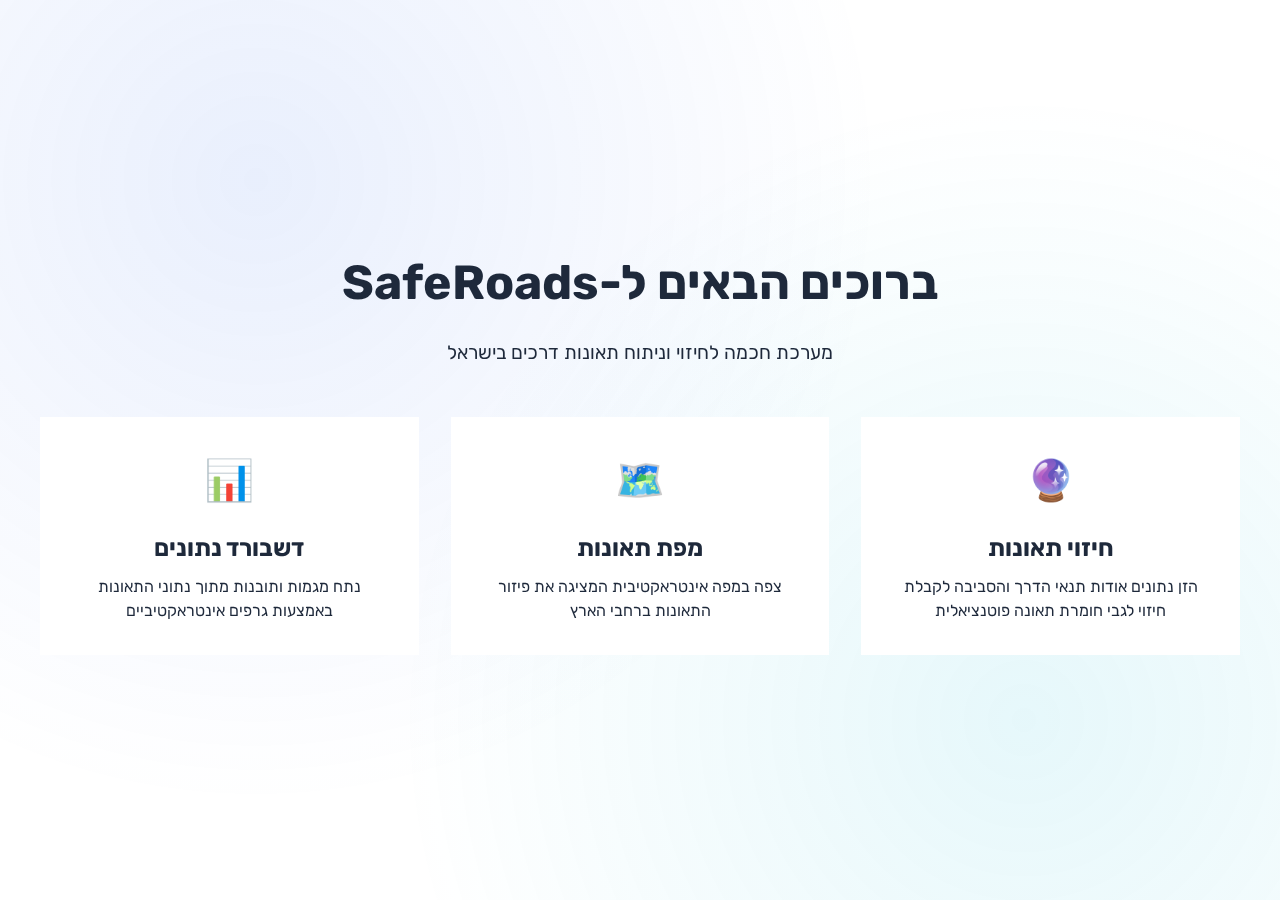
<file: templates/index.html>
<!DOCTYPE html>
<html lang="he" dir="rtl">
<head>
    <meta charset="UTF-8">
    <meta name="viewport" content="width=device-width, initial-scale=1.0">
    <meta name="description" content="SafeRoads - חיזוי וניתוח תאונות דרכים">
    <meta name="theme-color" content="#2563eb">
    <title>SafeRoads - דף הבית</title>
    <link rel="preconnect" href="https://fonts.googleapis.com">
    <link rel="preconnect" href="https://fonts.gstatic.com" crossorigin>
    <link href="https://fonts.googleapis.com/css2?family=Rubik:wght@400;500;600;700&display=swap" rel="stylesheet">
    <link rel="stylesheet" href="/static/style.css">
    <link rel="icon" type="image/svg+xml" href="/static/favicon.svg">
    <style>
        .home-container {
            min-height: 100vh;
            display: flex;
            flex-direction: column;
            justify-content: center;
            align-items: center;
            padding: 2rem;
        }
        .hero {
            text-align: center;
            margin-bottom: 3rem;
        }
        .hero h1 {
            font-size: 3rem;
            color: var(--text-primary);
            margin-bottom: 1rem;
        }
        .hero p {
            font-size: 1.2rem;
            color: var(--text-secondary);
            max-width: 600px;
            margin: 0 auto;
        }
        .features-grid {
            display: grid;
            grid-template-columns: repeat(auto-fit, minmax(300px, 1fr));
            gap: 2rem;
            max-width: 1200px;
            width: 100%;
            margin: 0 auto;
        }
        .feature-card {
            background: white;
            padding: 2rem;
            border-radius: var(--border-radius);
            box-shadow: var(--box-shadow);
            text-align: center;
            transition: transform 0.2s;
            cursor: pointer;
            text-decoration: none;
            color: inherit;
        }
        .feature-card:hover {
            transform: translateY(-5px);
        }
        .feature-icon {
            font-size: 2.5rem;
            margin-bottom: 1rem;
            color: var(--primary-color);
        }
        .feature-title {
            font-size: 1.5rem;
            color: var(--text-primary);
            margin-bottom: 0.5rem;
        }
        .feature-description {
            color: var(--text-secondary);
            line-height: 1.5;
        }
    </style>
</head>
<body>
    <div class="home-container">
        <div class="hero">
            <h1>ברוכים הבאים ל-SafeRoads</h1>
            <p>מערכת חכמה לחיזוי וניתוח תאונות דרכים בישראל</p>
        </div>

        <div class="features-grid">
            <a href="/predict" class="feature-card">
                <div class="feature-icon">🔮</div>
                <h2 class="feature-title">חיזוי תאונות</h2>
                <p class="feature-description">
                    הזן נתונים אודות תנאי הדרך והסביבה לקבלת חיזוי לגבי חומרת תאונה פוטנציאלית
                </p>
            </a>

            <a href="/map" class="feature-card">
                <div class="feature-icon">🗺️</div>
                <h2 class="feature-title">מפת תאונות</h2>
                <p class="feature-description">
                    צפה במפה אינטראקטיבית המציגה את פיזור התאונות ברחבי הארץ
                </p>
            </a>

            <a href="/dashboard" class="feature-card">
                <div class="feature-icon">📊</div>
                <h2 class="feature-title">דשבורד נתונים</h2>
                <p class="feature-description">
                    נתח מגמות ותובנות מתוך נתוני התאונות באמצעות גרפים אינטראקטיביים
                </p>
            </a>
        </div>
    </div>
</body>
</html>
</file>
<file: static/style.css>
<!DOCTYPE html>
<html lang="he" dir="rtl">
<head>
    <meta charset="UTF-8">
    <meta name="viewport" content="width=device-width, initial-scale=1.0">
    <title>טופס SafeRoads</title>
    <link href="https://fonts.googleapis.com/css2?family=Inter:wght@300;400;500;600;700&display=swap" rel="stylesheet">
    <script src="https://cdn.tailwindcss.com"></script>
    <style>
        /* Modern CSS Reset and Variables */
        :root {
            --primary-color: #2563eb;
            --primary-hover: #1d4ed8;
            --secondary-color: #64748b;
            --accent-color: #06b6d4;
            --background-color: #f1f5f9;
            --surface-color: #ffffff;
            --text-primary: #1e293b;
            --text-secondary: #475569;
            --border-radius: 12px;
            --box-shadow: 0 4px 6px -1px rgb(0 0 0 / 0.1), 0 2px 4px -2px rgb(0 0 0 / 0.1);
            --transition: all 0.3s ease;
        }

        * {
            margin: 0;
            padding: 0;
            box-sizing: border-box;
        }

        body {
            font-family: 'Rubik', sans-serif;
            background: var(--background-color);
            color: var(--text-primary);
            line-height: 1.6;
            direction: rtl;
            min-height: 100vh;
            display: flex;
            flex-direction: column;
            position: relative;
        }

        body::before {
            content: '';
            position: fixed;
            top: 0;
            left: 0;
            width: 100%;
            height: 100%;
            background: 
                radial-gradient(circle at 20% 20%, rgba(37, 99, 235, 0.1) 0%, transparent 50%),
                radial-gradient(circle at 80% 80%, rgba(6, 182, 212, 0.1) 0%, transparent 50%);
            z-index: -1;
        }

        .container {
            max-width: 1200px;
            margin: 2rem auto;
            padding: 2rem;
            background: var(--surface-color);
            border-radius: var(--border-radius);
            box-shadow: var(--box-shadow);
            position: relative;
            overflow: hidden;
        }

        .container::before {
            content: '';
            position: absolute;
            top: 0;
            right: 0;
            width: 100%;
            height: 5px;
            background: linear-gradient(to left, var(--primary-color), var(--accent-color));
        }

        header {
            text-align: center;
            margin-bottom: 3rem;
        }

        h1 {
            font-size: 2.5rem;
            color: var(--text-primary);
            margin-bottom: 1rem;
            font-weight: 700;
        }

        .subtitle {
            color: var(--text-secondary);
            font-size: 1.1rem;
        }

        /* Form Grid Layout */
        .prediction-form {
            display: grid;
            grid-template-columns: repeat(3, 1fr);
            gap: 2rem;
            margin-bottom: 2rem;
        }

        .form-group {
            position: relative;
            transition: var(--transition);
        }

        .form-group:hover {
            transform: translateY(-2px);
        }

        label {
            display: block;
            margin-bottom: 0.5rem;
            color: var(--text-secondary);
            font-weight: 500;
            font-size: 0.95rem;
        }

        select {
            width: 100%;
            padding: 1rem;
            border: 2px solid #e2e8f0;
            border-radius: var(--border-radius);
            background-color: var(--surface-color);
            color: var(--text-primary);
            font-size: 1rem;
            font-family: 'Rubik', sans-serif;
            transition: var(--transition);
            appearance: none;
            cursor: pointer;
            background-image: url("data:image/svg+xml,%3Csvg xmlns='http://www.w3.org/2000/svg' fill='none' viewBox='0 0 24 24' stroke='%232563eb'%3E%3Cpath stroke-linecap='round' stroke-linejoin='round' stroke-width='2' d='M19 9l-7 7-7-7'%3E%3C/path%3E%3C/svg%3E");
            background-repeat: no-repeat;
            background-position: left 1rem center;
            background-size: 1.2rem;
            padding-left: 2.5rem;
        }

        select:hover {
            border-color: var(--primary-color);
            background-color: #f8fafc;
        }

        select:focus {
            outline: none;
            border-color: var(--primary-color);
            box-shadow: 0 0 0 3px rgba(37, 99, 235, 0.1);
        }

        /* Form Actions */
        .form-actions {
            grid-column: 1 / -1;
            text-align: center;
            margin-top: 1rem;
        }

        .submit-button {
            background: linear-gradient(135deg, var(--primary-color), var(--accent-color));
            color: #000000 !important;
            border: none;
            border-radius: var(--border-radius);
            padding: 1rem 3rem;
            font-size: 1.1rem;
            font-weight: 700;
            cursor: pointer;
            transition: var(--transition);
            position: relative;
            overflow: hidden;
            display: inline-flex;
            align-items: center;
            gap: 0.5rem;
            background-color: rgba(255, 255, 255, 0.9);
        }

        .submit-button::before {
            content: '';
            position: absolute;
            top: 0;
            left: 0;
            width: 100%;
            height: 100%;
            background: linear-gradient(135deg, rgba(255, 255, 255, 0.9), rgba(255, 255, 255, 0.95));
            opacity: 0;
            transition: var(--transition);
        }

        .submit-button:hover {
            transform: translateY(-2px);
            box-shadow: 0 10px 20px -10px rgba(37, 99, 235, 0.5);
            color: #000000 !important;
        }

        .button-text, .button-icon {
            position: relative;
            z-index: 1;
            color: #000000 !important;
        }

        .button-icon {
            font-size: 1.2rem;
            transition: var(--transition);
            color: #000000 !important;
        }

        .submit-button:hover .button-icon {
            transform: translateX(-5px);
            color: #000000 !important;
        }

        /* Loading State */
        .submit-button.loading {
            pointer-events: none;
        }

        .submit-button.loading .button-text {
            opacity: 0.7;
            color: #000000 !important;
        }

        .submit-button.loading::after {
            content: '';
            position: absolute;
            width: 20px;
            height: 20px;
            top: 50%;
            right: 1.5rem;
            transform: translateY(-50%);
            border: 2px solid #000000;
            border-radius: 50%;
            border-left-color: transparent;
            animation: spin 1s linear infinite;
        }

        @keyframes spin {
            100% {
                transform: translateY(-50%) rotate(360deg);
            }
        }

        /* Footer */
        footer {
            text-align: center;
            margin-top: 2rem;
            padding-top: 2rem;
            border-top: 1px solid #e2e8f0;
            color: var(--text-secondary);
        }

        /* Responsive Design */
        @media (max-width: 1024px) {
            .prediction-form {
                grid-template-columns: repeat(2, 1fr);
            }
        }

        @media (max-width: 768px) {
            .container {
                margin: 1rem;
                padding: 1.5rem;
            }

            .prediction-form {
                grid-template-columns: 1fr;
                gap: 1.5rem;
            }

            h1 {
                font-size: 2rem;
            }
        }

        /* Animations */
        @keyframes fadeIn {
            from {
                opacity: 0;
                transform: translateY(10px);
            }
            to {
                opacity: 1;
                transform: translateY(0);
            }
        }

        .form-group {
            animation: fadeIn 0.5s ease-out forwards;
        }

        .form-group:nth-child(1) { animation-delay: 0.1s; }
        .form-group:nth-child(2) { animation-delay: 0.2s; }
        .form-group:nth-child(3) { animation-delay: 0.3s; }
        .form-group:nth-child(4) { animation-delay: 0.4s; }
        .form-group:nth-child(5) { animation-delay: 0.5s; }
        .form-group:nth-child(6) { animation-delay: 0.6s; }
        .form-group:nth-child(7) { animation-delay: 0.7s; }
        .form-group:nth-child(8) { animation-delay: 0.8s; }
        .form-group:nth-child(9) { animation-delay: 0.9s; }
        .form-group:nth-child(10) { animation-delay: 1s; }
        .form-group:nth-child(11) { animation-delay: 1.1s; }

        /* Results Page Styles */
        .results-container {
            max-width: 1200px;
        }

        .results-grid {
            display: grid;
            grid-template-columns: repeat(2, 1fr);
            gap: 2rem;
            margin-bottom: 2rem;
        }

        .result-card {
            background: var(--surface-color);
            border-radius: var(--border-radius);
            padding: 2rem;
            box-shadow: var(--box-shadow);
            transition: var(--transition);
        }

        .result-card:hover {
            transform: translateY(-2px);
            box-shadow: 0 10px 20px -10px rgba(37, 99, 235, 0.2);
        }

        .result-card h2 {
            color: var(--text-primary);
            font-size: 1.5rem;
            margin-bottom: 1.5rem;
            font-weight: 600;
        }

        /* Prediction Card */
        .prediction {
            text-align: center;
        }

        .prediction-value {
            font-size: 3rem;
            font-weight: 700;
            color: var(--primary-color);
            margin: 1rem 0;
        }

        .prediction-explanation {
            font-size: 1.2rem;
            margin-top: 1rem;
        }

        .severity-light {
            color: #10b981;
        }

        .severity-medium {
            color: #f59e0b;
        }

        .severity-high {
            color: #ef4444;
        }

        /* Confusion Matrix */
        .matrix {
            grid-column: span 2;
        }

        .confusion-matrix {
            overflow-x: auto;
        }

        .confusion-matrix table {
            width: 100%;
            border-collapse: separate;
            border-spacing: 0.5rem;
        }

        .confusion-matrix th,
        .confusion-matrix td {
            padding: 1rem;
            text-align: center;
            background: #f8fafc;
            border-radius: 8px;
            transition: var(--transition);
        }

        .confusion-matrix th {
            font-weight: 600;
            color: var(--text-secondary);
            background: #f1f5f9;
        }

        .confusion-matrix td {
            font-size: 1.2rem;
            font-weight: 500;
        }

        .confusion-matrix td.correct {
            background: rgba(37, 99, 235, 0.1);
            color: var(--primary-color);
            font-weight: 700;
        }

        .confusion-matrix tr:hover td {
            background: #f1f5f9;
        }

        /* Metrics Card */
        .metrics-grid {
            display: grid;
            grid-template-columns: repeat(2, 1fr);
            gap: 1.5rem;
        }

        .metric {
            background: #f8fafc;
            padding: 1.5rem;
            border-radius: var(--border-radius);
            text-align: center;
        }

        .metric-label {
            display: block;
            color: var(--text-secondary);
            font-size: 0.9rem;
            margin-bottom: 0.5rem;
        }

        .metric-value {
            font-size: 1.5rem;
            font-weight: 700;
            color: var(--primary-color);
        }

        /* Visualization Card */
        .visualization {
            grid-column: span 2;
        }

        #confusionChart {
            width: 100%;
            height: 400px;
        }

        /* Back Button */
        .back-button {
            display: inline-flex;
            align-items: center;
            gap: 0.5rem;
            padding: 0.75rem 1.5rem;
            background: #f8fafc;
            color: #000000 !important;
            border-radius: var(--border-radius);
            text-decoration: none;
            font-weight: 500;
            transition: var(--transition);
        }

        .back-button:hover {
            background: #f1f5f9;
            transform: translateX(-2px);
            color: #000000 !important;
        }

        .back-button .button-icon {
            font-size: 1.2rem;
            color: #000000 !important;
        }

        /* Responsive Design for Results */
        @media (max-width: 1024px) {
            .results-grid {
                grid-template-columns: 1fr;
            }

            .matrix,
            .visualization {
                grid-column: auto;
            }

            .metrics-grid {
                grid-template-columns: 1fr;
            }
        }

        @media (max-width: 768px) {
            .confusion-matrix {
                margin: -0.5rem;
            }

            .confusion-matrix table {
                font-size: 0.9rem;
            }

            .confusion-matrix th,
            .confusion-matrix td {
                padding: 0.75rem;
            }

            .metric {
                padding: 1rem;
            }
        }

        .prediction-probabilities {
            margin-top: 1.5rem;
            width: 100%;
        }

        .prob-item {
            margin-bottom: 1rem;
        }

        .prob-bar {
            background: linear-gradient(90deg, rgba(37, 99, 235, 0.2), rgba(37, 99, 235, 0.8));
            border-radius: 4px;
            padding: 0.5rem 1rem;
            color: black;
            display: flex;
            justify-content: space-between;
            align-items: center;
            min-width: 60px;
            transition: width 0.3s ease-in-out;
            background-color: rgba(255, 255, 255, 0.9);
        }

        .prob-label {
            font-weight: 600;
        }

        .prob-value {
            font-weight: 700;
        }

        /* Ensure text is visible on all backgrounds */
        body, input, select, button, .prediction-value, .metric-value, 
        .confusion-matrix td, .confusion-matrix th {
            color: #1e293b;
        }
    </style>
</head>
<body>
    <header class="w-full bg-gradient-to-r from-[var(--primary-color)] to-[var(--secondary-color)] text-white py-6 text-center">
        <img src="https://via.placeholder.com/150x50.png?text=SafeRoads+Logo" alt="SafeRoads Logo" class="mx-auto mb-4">
        <h1 class="text-3xl font-semibold">טופס SafeRoads</h1>
    </header>

    <main class="container max-w-5xl mx-auto my-12 p-8">
        <div class="form-group">
            <div>
                <label for="input1" class="block text-sm font-medium text-gray-700 mb-2">ערך מספרי 1</label>
                <input type="number" id="input1" class="w-full p-3 border border-gray-300 rounded-lg focus:ring-2 focus:ring-[var(--secondary-color)] focus:border-[var(--secondary-color)] bg-gray-50 transition-all" placeholder="הזן ערך">
            </div>
            <div>
                <label for="input2" class="block text-sm font-medium text-gray-700 mb-2">ערך מספרי 2</label>
                <input type="number" id="input2" class="w-full p-3 border border-gray-300 rounded-lg focus:ring-2 focus:ring-[var(--secondary-color)] focus:border-[var(--secondary-color)] bg-gray-50 transition-all" placeholder="הזן ערך">
            </div>
            <div>
                <label for="category" class="block text-sm font-medium text-gray-700 mb-2">קטגוריה</label>
                <select id="category" class="w-full p-3 border border-gray-300 rounded-lg focus:ring-2 focus:ring-[var(--secondary-color)] focus:border-[var(--secondary-color)] bg-gray-50 transition-all">
                    <option value="">בחר קטגוריה</option>
                    <option value="1">קטגוריה 1</option>
                    <option value="2">קטגוריה 2</option>
                </select>
            </div>
        </div>
        <button type="submit" class="mt-6 w-full bg-gradient-to-r from-[var(--secondary-color)] to-[var(--accent-color)] text-black font-medium py-3 rounded-lg hover:from-[var(--primary-color)] hover:to-[var(--secondary-color)] transition-all transform hover:-translate-y-1 active:translate-y-0">שלח</button>
        <div class="prediction hidden">
            <h2 class="text-xl font-semibold text-[var(--primary-color)]">תוצאה</h2>
            <p>התוצאה תוצג כאן לאחר השליחה</p>
        </div>
        <a href="#" class="back-link mt-6">חזור לדף הראשי</a>
    </main>
</body>
</html>
</file>
